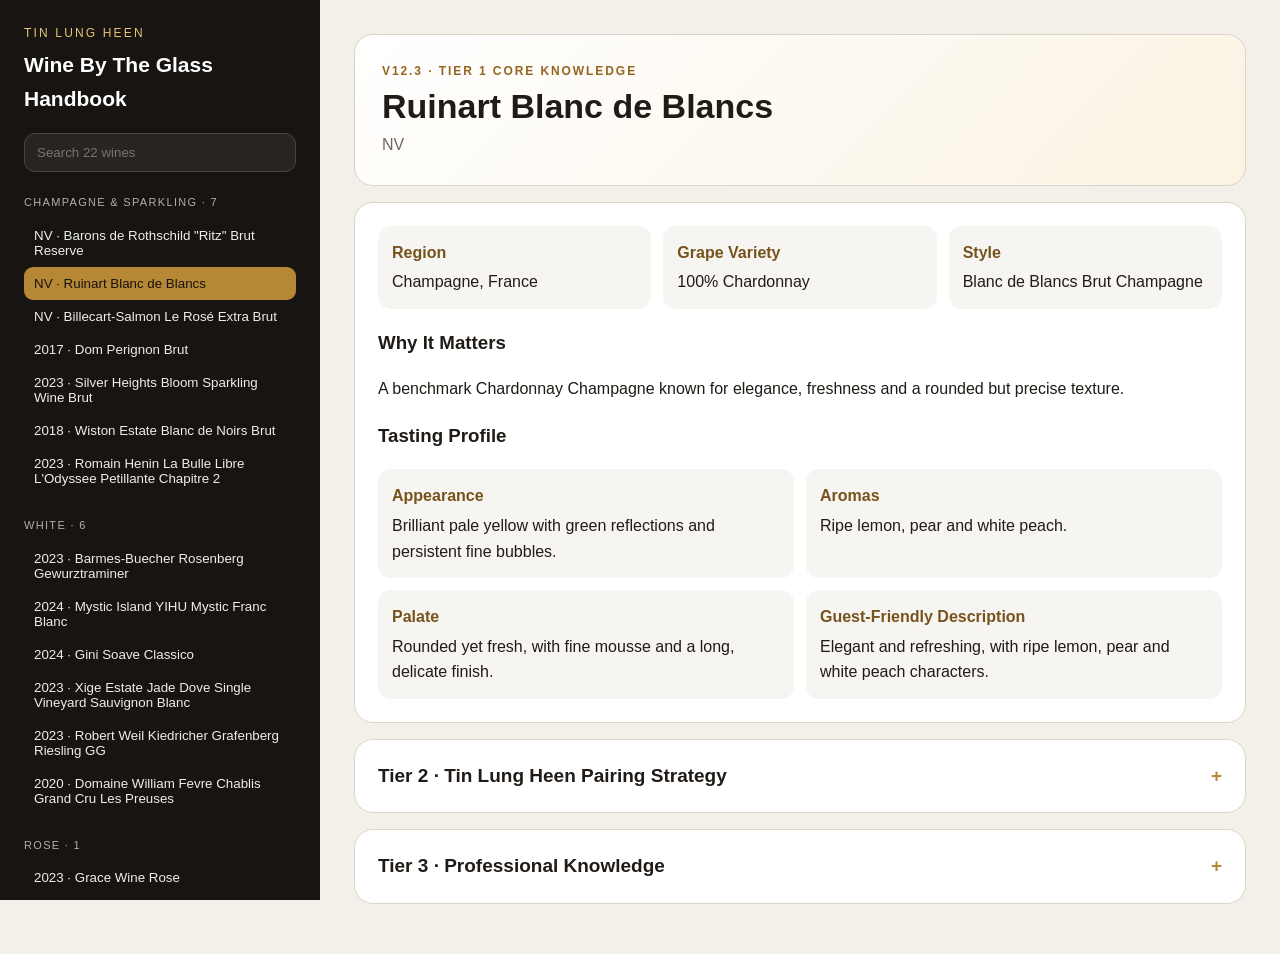
<file: index.html>
<!doctype html>
<html lang="en">
  <head>
    <meta charset="utf-8">
    <meta name="viewport" content="width=device-width, initial-scale=1">
    <title>Tin Lung Heen Wine By The Glass Handbook V12.3</title>

    <link rel="stylesheet" href="css/style.css">
  </head>

  <body>
    <div class="app">
      <aside class="side">
        <div class="brand">Tin Lung Heen</div>

        <h1>Wine By The Glass Handbook</h1>

        <input
          id="q"
          class="search"
          type="search"
          placeholder="Search 22 wines"
          aria-label="Search wines"
        >

        <div id="nav"></div>
      </aside>

      <main id="main" class="main"></main>
    </div>

    <script src="data/wines.js"></script>
    <script src="js/app.js"></script>
  </body>
</html>
</file>
<file: css/style.css>
:root {
  --ink:#201b16;
  --gold:#b68735;
  --paper:#f3f0e9;
  --card:#fff;
  --muted:#70685f;
  --line:#ddd5c9
}

* {
  box-sizing:border-box
}

body {
  margin:0;
  font-family:Segoe UI,Arial,sans-serif;
  background:var(--paper);
  color:var(--ink);
  line-height:1.6
}

.app {
  display:grid;
  grid-template-columns:320px 1fr;
  min-height:100vh
}

.side {
  position:sticky;
  top:0;
  height:100vh;
  overflow:auto;
  background:#171411;
  color:#fff;
  padding:24px
}

.brand {
  color:#e6c477;
  text-transform:uppercase;
  letter-spacing:.18em;
  font-size:12px
}

.side h1 {
  font-size:21px;
  margin:5px 0 18px
}

.search {
  width:100%;
  padding:11px 12px;
  border-radius:11px;
  border:1px solid #4e463e;
  background:#29241f;
  color:#fff
}

.group {
  margin:22px 0 7px;
  color:#b7aea4;
  font-size:11px;
  text-transform:uppercase;
  letter-spacing:.12em
}

.nav {
  display:block;
  width:100%;
  border:0;
  background:transparent;
  color:#eee;
  text-align:left;
  padding:9px 10px;
  border-radius:9px;
  cursor:pointer
}

.nav:hover,.nav.active {
  background:var(--gold);
  color:#171411
}

.main {
  width:100%;
  max-width:1020px;
  margin:auto;
  padding:34px
}

.hero,.card,details {
  background:var(--card);
  border:1px solid var(--line);
  border-radius:19px;
  margin-bottom:16px
}

.hero {
  padding:27px;
  background:linear-gradient(135deg,#fff,#fbf3e3)
}

.kicker {
  font-size:12px;
  color:#93651f;
  font-weight:800;
  text-transform:uppercase;
  letter-spacing:.16em
}

.hero h2 {
  font-size:34px;
  line-height:1.15;
  margin:6px 0
}

.sub {
  color:var(--muted)
}

.card {
  padding:23px
}

.facts {
  display:grid;
  grid-template-columns:repeat(3,1fr);
  gap:12px
}

.fact,.mini {
  background:#f7f5f1;
  border-radius:13px;
  padding:14px
}

.fact b,.mini b {
  display:block;
  color:#76521d;
  margin-bottom:4px
}

.taste {
  display:grid;
  grid-template-columns:repeat(2,1fr);
  gap:12px;
  margin-top:14px
}

summary {
  padding:21px 23px;
  cursor:pointer;
  font-size:19px;
  font-weight:800;
  list-style:none
}

summary::-webkit-details-marker {
  display:none
}

summary:after {
  content:'+';
  float:right;
  color:var(--gold)
}

details[open] summary:after {
  content:'−'
}

details .inside {
  border-top:1px solid var(--line);
  padding:22px
}

.pair {
  padding:13px 0;
  border-bottom:1px solid #eee
}

.pair:last-child {
  border:0
}

.pairname {
  font-weight:800
}

.progrid {
  display:grid;
  grid-template-columns:1fr 1fr;
  gap:12px
}

.wide {
  grid-column:1/-1
}

.points {
  margin:0;
  padding-left:20px
}

.note {
  font-size:12px;
  color:var(--muted)
}

@media(max-width:820px) {
  .app {
    display:block
  }
  .side {
    position:relative;
    height:auto
  }
  .main {
    padding:18px
  }
  .facts,.taste,.progrid {
    grid-template-columns:1fr
  }
  .wide {
    grid-column:auto
  }
  .hero h2 {
    font-size:28px
  }
}

.back-to-list {
  display:none;
}

@media(max-width:860px) {
  .back-to-list {
    display:block;
    position:fixed;
    right:18px;
    bottom:calc(18px + env(safe-area-inset-bottom));
    z-index:1000;
    border:0;
    border-radius:999px;
    padding:12px 16px;
    background:var(--gold);
    color:#171411;
    font:inherit;
    font-size:14px;
    font-weight:800;
    box-shadow:0 6px 18px rgba(0,0,0,.28);
    cursor:pointer;
    -webkit-tap-highlight-color:transparent;
  }

  .back-to-list:active {
    transform:translateY(1px);
  }
}
</file>
